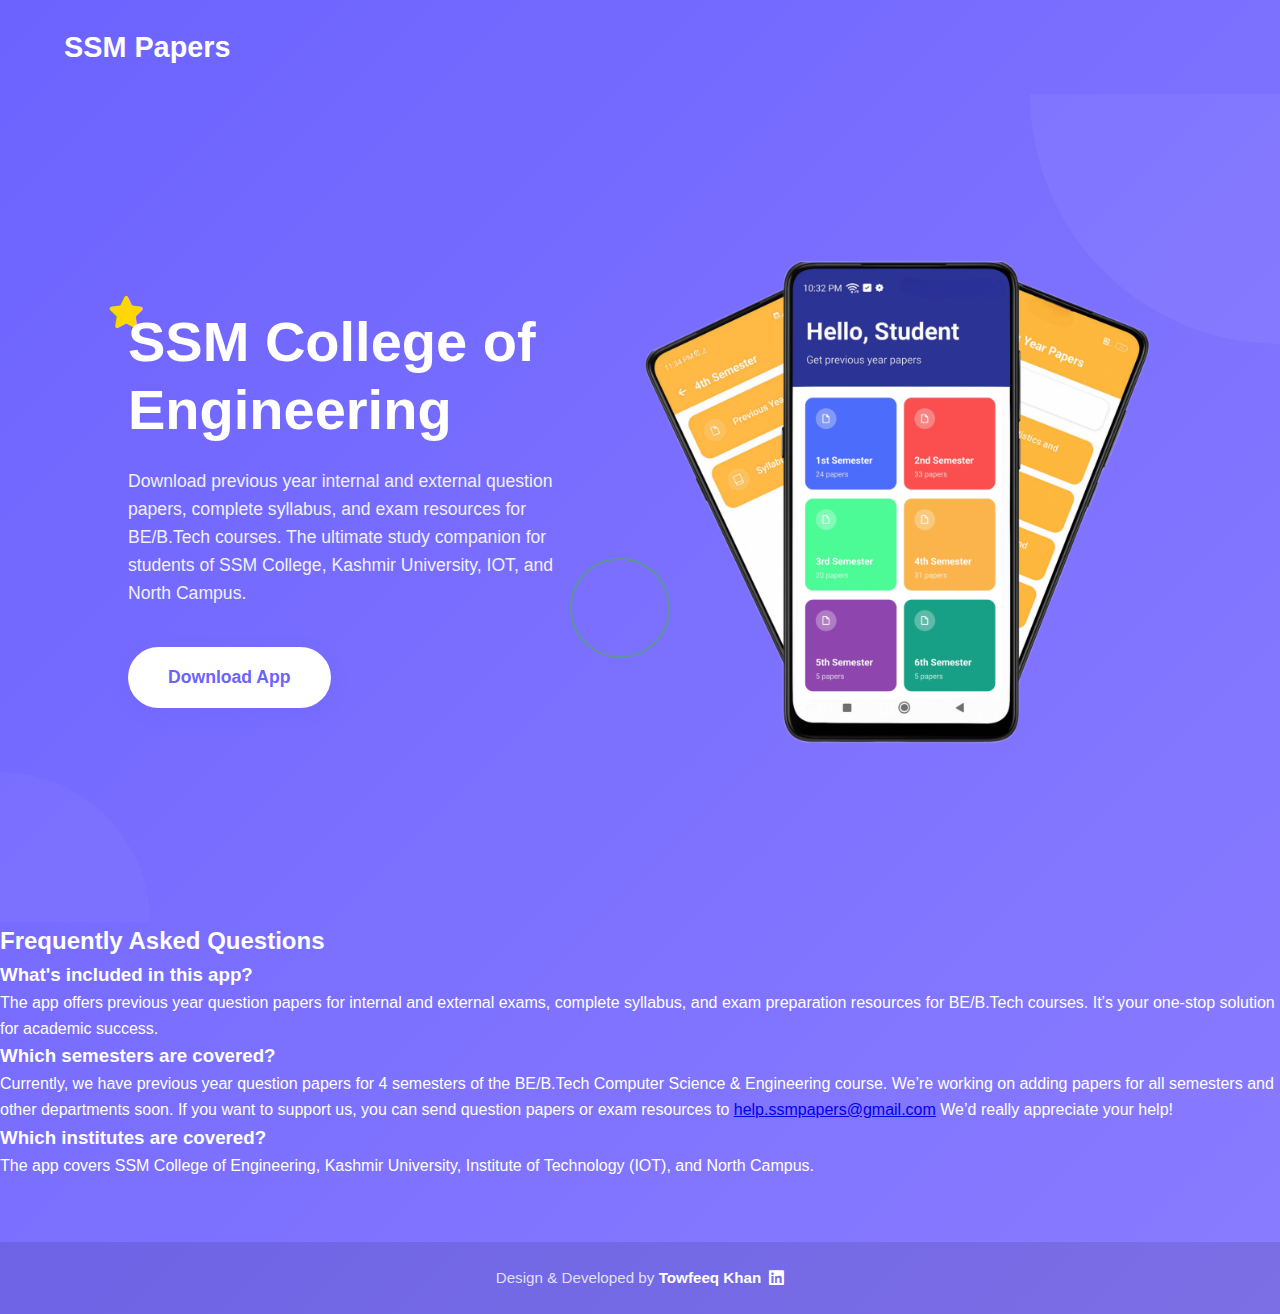
<file: index.html>
<!DOCTYPE html>
<html lang="en">
  <head>
    <meta charset="UTF-8" />
    <meta name="viewport" content="width=device-width, initial-scale=1.0" />
    <meta
      name="description"
      content="Get BE/B.Tech previous year internal & external question papers, complete syllabus for SSM College, Kashmir University, IOT, and North Campus. Download APP Now."
    />

    <!-- Open Graph / Facebook -->
    <meta property="og:type" content="website" />
    <meta property="og:url" content="https://www.ssmpapers.in/" />
    <meta
      property="og:title"
      content="SSM Papers - Previous Year Question Papers"
    />
    <meta
      property="og:description"
      content="Get BE/B.Tech previous year internal & external question papers, complete syllabus for SSM College, Kashmir University, IOT, and North Campus."
    />
    <meta
      property="og:image"
      content="https://www.ssmpapers.in/SSMPapers-banner.png"
    />

    <title>SSM Papers - Previous Year Question Papers</title>

    <link rel="apple-touch-icon" sizes="180x180" href="/apple-touch-icon.png" />
    <link rel="icon" type="image/png" sizes="32x32" href="/favicon-32x32.png" />
    <link rel="icon" type="image/png" sizes="16x16" href="/favicon-16x16.png" />
    <link rel="manifest" href="/site.webmanifest" />

    <link
      rel="stylesheet"
      href="https://cdnjs.cloudflare.com/ajax/libs/font-awesome/6.0.0-beta3/css/all.min.css"
    />
    <link rel="stylesheet" href="styles.css" />

    <link rel="canonical" href="https://www.ssmpapers.in/" />

    <!-- Google tag (gtag.js) -->
    <script
      async
      src="https://www.googletagmanager.com/gtag/js?id=G-T8WDT391PJ"
    ></script>
    <script>
      window.dataLayer = window.dataLayer || [];
      function gtag() {
        dataLayer.push(arguments);
      }
      gtag("js", new Date());

      gtag("config", "G-T8WDT391PJ");
    </script>
  </head>
  <body>
    <header>
      <nav class="navbar">
        <div class="logo">SSM Papers</div>
      </nav>
    </header>

    <main>
      <section class="hero">
        <div class="hero-content">
          <div class="decoration star">
            <i class="fas fa-star"></i>
          </div>
          <h1>SSM College of Engineering</h1>
          <p>
            Download previous year internal and external question papers, complete syllabus, and exam resources for BE/B.Tech courses. The ultimate study companion for students of SSM College, Kashmir University, IOT, and North Campus.
          </p>
          <div class="hero-buttons">
            <a href="#" class="btn btn-download">Download App</a>
          </div>
          <div class="decoration circle"></div>
        </div>
        <div class="hero-image">
          <img src="assets/SSM Papers-hero-img.png" alt="SSM Papers App" />
        </div>
      </section>
    </main>

    <section class="faq-section">
      <h2>Frequently Asked Questions</h2>
      <div class="faq-list">
        <div class="faq-item">
          <h3>What's included in this app?</h3>
          <p>
            The app offers previous year question papers for internal and external exams, complete syllabus, and exam preparation resources for BE/B.Tech courses. It’s your one-stop solution for academic success.
          </p>
        </div>
        <div class="faq-item">
          <h3>Which semesters are covered?</h3>
          <p>
            Currently, we have previous year question papers for 4 semesters of the BE/B.Tech Computer Science & Engineering course. We’re working on adding papers for all semesters and other departments soon. If you want to support us, you can send question papers or exam resources to <a href="mailto:help.ssmpapers@gmail.com">help.ssmpapers@gmail.com</a> We’d really appreciate your help!
          </p>
        </div>
        <div class="faq-item">
          <h3>Which institutes are covered?</h3>
          <p>
            The app covers SSM College of Engineering, Kashmir University, Institute of Technology (IOT), and North Campus.
          </p>
        </div>
      </div>
    </section>
    <script src="script.js"></script>
    <footer class="footer">
      <div class="footer-content">
        <p>
          Design & Developed by
          <a
            href="https://www.linkedin.com/in/towfeeqkhan"
            target="_blank"
            rel="noopener noreferrer"
            class="footer-link"
          >
            Towfeeq Khan
            <i class="fab fa-linkedin"></i>
          </a>
        </p>
      </div>
    </footer>
  </body>
</html>
</file>
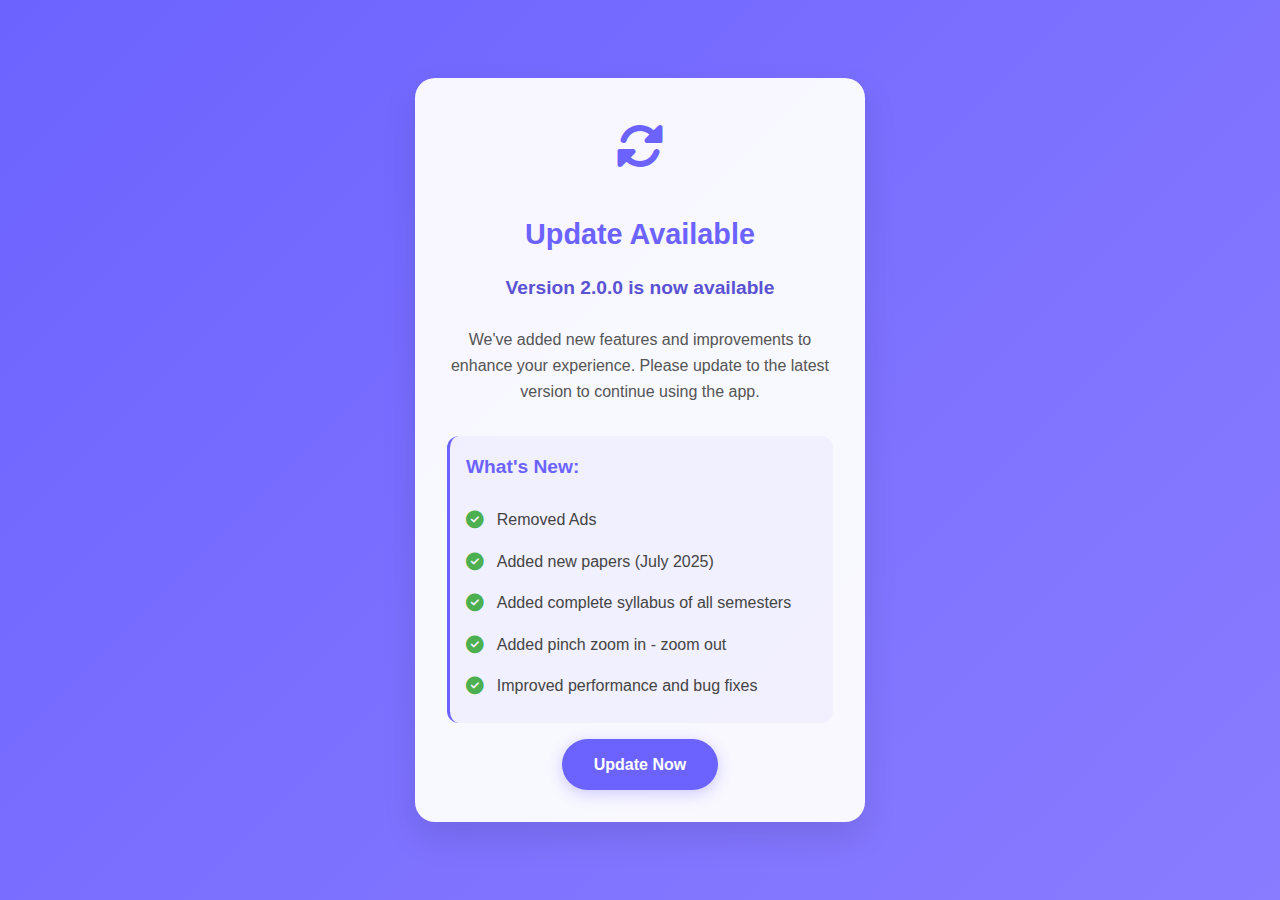
<file: update.html>
<!DOCTYPE html>
<html lang="en">
  <head>
    <meta charset="UTF-8" />
    <meta name="viewport" content="width=device-width, initial-scale=1.0" />

    <title>Update Available - SSM Papers</title>
    <link
      rel="stylesheet"
      href="https://cdnjs.cloudflare.com/ajax/libs/font-awesome/6.0.0-beta3/css/all.min.css"
    />
    <link rel="stylesheet" href="styles.css" />
    <link rel="stylesheet" href="update-styles.css" />

    <!-- Google tag (gtag.js) -->
    <script
      async
      src="https://www.googletagmanager.com/gtag/js?id=G-T8WDT391PJ"
    ></script>
    <script>
      window.dataLayer = window.dataLayer || [];
      function gtag() {
        dataLayer.push(arguments);
      }
      gtag("js", new Date());

      gtag("config", "G-T8WDT391PJ");
    </script>
  </head>
  <body class="update-page">
    <div class="update-container">
      <div class="update-card">
        <div class="update-icon">
          <i class="fas fa-sync-alt"></i>
        </div>
        <h1>Update Available</h1>
        <p class="version">Version 2.0.0 is now available</p>
        <p class="update-text">
          We've added new features and improvements to enhance your experience.
          Please update to the latest version to continue using the app.
        </p>

        <div class="whats-new">
          <h3>What's New:</h3>
          <ul>
            <li><i class="fas fa-check-circle"></i> Removed Ads</li>
            <li>
              <i class="fas fa-check-circle"></i> Added new papers (July 2025)
            </li>
            <li>
              <i class="fas fa-check-circle"></i> Added complete syllabus of all
              semesters
            </li>
            <li>
              <i class="fas fa-check-circle"></i> Added pinch zoom in - zoom out
            </li>
            <li>
              <i class="fas fa-check-circle"></i> Improved performance and bug
              fixes
            </li>
          </ul>
        </div>

        <div class="update-actions">
          <a href="#" class="btn btn-update">Update Now</a>
        </div>
      </div>
    </div>

    <script src="update-script.js"></script>
  </body>
</html>
</file>
<file: update-styles.css>
/* Update Page Styles */
.update-page {
    min-height: 100vh;
    display: flex;
    align-items: center;
    justify-content: center;
    background: var(--gradient);
    padding: 2rem;
    font-family: 'Segoe UI', Tahoma, Geneva, Verdana, sans-serif;
}

.update-container {
    width: 100%;
    max-width: 450px;
    margin: 0 auto;
}

.update-card {
    background: rgba(255, 255, 255, 0.95);
    border-radius: 20px;
    padding: 2rem;
    text-align: center;
    box-shadow: 0 15px 35px rgba(0, 0, 0, 0.1);
    position: relative;
    overflow: hidden;
}

.update-icon {
    font-size: 3rem;
    color: var(--primary-color);
    margin-bottom: 1.5rem;
    animation: pulse 2s infinite;
}

.update-card h1 {
    color: var(--primary-color);
    margin-bottom: 1rem;
    font-size: 1.8rem;
}

.version {
    color: var(--primary-dark);
    font-size: 1.2rem;
    font-weight: 600;
    margin-bottom: 1.5rem;
}

.update-text {
    color: #555;
    margin-bottom: 2rem;
    line-height: 1.6;
}

.whats-new {
    text-align: left;
    background: rgba(108, 99, 255, 0.05);
    padding: 1rem;
    border-radius: 12px;
    margin: 1.5rem 0 1rem;
    border-left: 3px solid var(--primary-color);
}

.whats-new h3 {
    color: var(--primary-color);
    margin-bottom: 1rem;
    font-size: 1.2rem;
}

.whats-new ul {
    list-style: none;
    padding: 0;
}

.whats-new li {
    padding: 0.5rem 0;
    color: #444;
    display: flex;
    align-items: center;
}

.whats-new li i {
    color: var(--accent-green);
    margin-right: 0.8rem;
    font-size: 1.1rem;
}

.update-actions {
    display: flex;
    gap: 0.5rem;
    justify-content: center;
    flex-wrap: wrap;
}

.btn {
    padding: 0.8rem 2rem;
    border-radius: 50px;
    font-weight: 600;
    text-decoration: none;
    transition: all 0.3s ease;
    display: inline-block;
    cursor: pointer;
    border: none;
    font-size: 1rem;
}

.btn-update {
    background: var(--primary-color);
    color: white;
    box-shadow: 0 4px 15px rgba(108, 99, 255, 0.3);
}

.btn-update:hover {
    background: var(--primary-dark);
    transform: translateY(-2px);
    box-shadow: 0 8px 20px rgba(108, 99, 255, 0.4);
}



/* Animations */
@keyframes pulse {
    0% {
        transform: scale(1);
    }
    50% {
        transform: scale(1.1);
    }
    100% {
        transform: scale(1);
    }
}

/* Responsive Design */
@media (max-width: 768px) {
    .update-card {
        padding: 2rem;
    }
    
    .update-card h1 {
        font-size: 1.8rem;
    }
    
    .update-actions {
        flex-direction: column;
        gap: 0.8rem;
    }
    
    .btn {
        width: 100%;
    }
}

@media (max-width: 480px) {
    .update-card {
        padding: 1.5rem;
    }
    
    .update-card h1 {
        font-size: 1.5rem;
    }
    
    .update-icon {
        font-size: 3rem;
    }
}
</file>
<file: styles.css>
/* Reset and Base Styles */
* {
    margin: 0;
    padding: 0;
    box-sizing: border-box;
    font-family: 'Segoe UI', Tahoma, Geneva, Verdana, sans-serif;
}

:root {
    --primary-color: #6c63ff;
    --primary-dark: #5a52d3;
    --secondary-color: #ffd700;
    --accent-green: #4caf50;
    --accent-orange: #ff9800;
    --text-light: #ffffff;
    --text-dark: #333333;
    --gradient: linear-gradient(135deg, #6c63ff 0%, #8a7cff 100%);
}

body {
    background: var(--gradient);
    color: var(--text-light);
    line-height: 1.6;
    overflow-x: hidden;
}

/* Logo */
.navbar {
    padding: 1.5rem 5%;
    position: relative;
    z-index: 1000;
}

.logo {
    font-size: 1.8rem;
    font-weight: 700;
    color: var(--text-light);
    display: inline-block;
    transition: font-size 0.3s ease;
}

/* Responsive logo size */
@media (max-width: 768px) {
    .logo {
        font-size: 1.5rem;
    }
}

@media (max-width: 480px) {
    .logo {
        font-size: 1.3rem;
    }
}

/* Hero Section */
.hero {
    display: flex;
    align-items: center;
    justify-content: space-between;
    padding: 5% 10%;
    position: relative;
    min-height: calc(100vh - 80px);
    overflow: hidden;
}

.hero-content {
    flex: 1;
    max-width: 600px;
    position: relative;
    z-index: 2;
}

.hero h1 {
    font-size: 3.5rem;
    font-weight: 800;
    line-height: 1.2;
    margin-bottom: 1.5rem;
    position: relative;
}

.hero p {
    font-size: 1.1rem;
    margin-bottom: 2.5rem;
    opacity: 0.9;
    max-width: 90%;
}

/* Buttons */
.hero-buttons {
    display: flex;
    justify-content: flex-start; 
    position: relative;
    z-index: 2;
    margin-top: 2rem;
    width: 90%; 
    max-width: 600px; 
}

.btn {
    display: inline-block;
    padding: 1rem 2.5rem;
    border-radius: 50px;
    font-weight: 600;
    text-decoration: none;
    transition: all 0.3s ease;
    text-align: center;
    font-size: 1.1rem;
}

.btn-download {
    background: var(--text-light);
    color: var(--primary-color);
    box-shadow: 0 5px 15px rgba(108, 99, 255, 0.3);
}

.btn-download:hover {
    transform: translateY(-3px);
    box-shadow: 0 8px 25px rgba(108, 99, 255, 0.4);
}

/* Hero Image */
.hero-image {
    flex: 1;
    display: flex;
    justify-content: center;
    align-items: center;
    position: relative;
    z-index: 1;
}

.hero-image img {
    max-width: 100%;
    height: auto;
    max-height: 80vh;
    object-fit: contain;
    animation: float 6s ease-in-out infinite;
}

/* Decorative Elements */
.decoration {
    position: absolute;
    z-index: -1;
}

.star {
    top: -20px;
    left: -20px;
    color: var(--secondary-color);
    font-size: 2rem;
    animation: pulse 2s infinite alternate;
}

.circle {
    width: 100px;
    height: 100px;
    border: 2px solid var(--accent-green);
    border-radius: 50%;
    bottom: 50px;
    right: -30px;
    opacity: 0.6;
}

/* Animations */
@keyframes float {
    0% {
        transform: translateY(0px);
    }
    50% {
        transform: translateY(-20px);
    }
    100% {
        transform: translateY(0px);
    }
}

@keyframes pulse {
    from {
        transform: scale(1);
    }
    to {
        transform: scale(1.1);
    }
}

/* Responsive Design */
.hamburger {
    display: none;
    cursor: pointer;
    z-index: 1001;
}

.bar {
    display: block;
    width: 25px;
    height: 3px;
    margin: 5px auto;
    background-color: var(--text-light);
    transition: all 0.3s ease-in-out;
}

/* Footer Styles */
.footer {
    background: rgba(0, 0, 0, 0.1);
    padding: 1.5rem 0;
    text-align: center;
    margin-top: 4rem;
}

.footer-content {
    max-width: 1200px;
    margin: 0 auto;
    padding: 0 2rem;
}

.footer p {
    color: rgba(255, 255, 255, 0.8);
    font-size: 0.95rem;
    margin: 0;
}

.footer-link {
    color: white;
    text-decoration: none;
    font-weight: 600;
    display: inline-flex;
    align-items: center;
    transition: all 0.3s ease;
}

.footer-link:hover {
    color: var(--secondary-color);
}

.footer-link i {
    margin-left: 0.5rem;
    font-size: 1.1em;
}


@media (max-width: 1024px) {
    .hero {
        flex-direction: column;
        text-align: center;
        padding-top: 2rem;
    }

    .hero-content {
        margin-bottom: 3rem;
    }

    .hero p {
        margin-left: auto;
        margin-right: auto;
    }

    .hero-buttons {
        justify-content: center;
    }
}

@media (max-width: 768px) {
    .hero-buttons {
        justify-content: center;
        width: 100%;
        max-width: 100%;
    }
    
    .hamburger {
        display: block;
    }

    .nav-links {
        position: fixed;
        left: -100%;
        top: 80px;
        flex-direction: column;
        background: var(--primary-color);
        width: 100%;
        text-align: center;
        transition: 0.3s;
        padding: 2rem 0;
        box-shadow: 0 10px 20px rgba(0, 0, 0, 0.1);
    }

    .nav-links.active {
        left: 0;
    }

    .hero h1 {
        font-size: 2.5rem;
    }

    .hero p {
        font-size: 1rem;
    }
}

/* Additional Decorative Elements */
.hero::before {
    content: '';
    position: absolute;
    width: 500px;
    height: 500px;
    border-radius: 50%;
    background: rgba(255, 255, 255, 0.05);
    top: -250px;
    right: -250px;
    z-index: 0;
}

.hero::after {
    content: '';
    position: absolute;
    width: 300px;
    height: 300px;
    border-radius: 50%;
    background: rgba(255, 255, 255, 0.03);
    bottom: -150px;
    left: -150px;
    z-index: 0;
}
</file>
